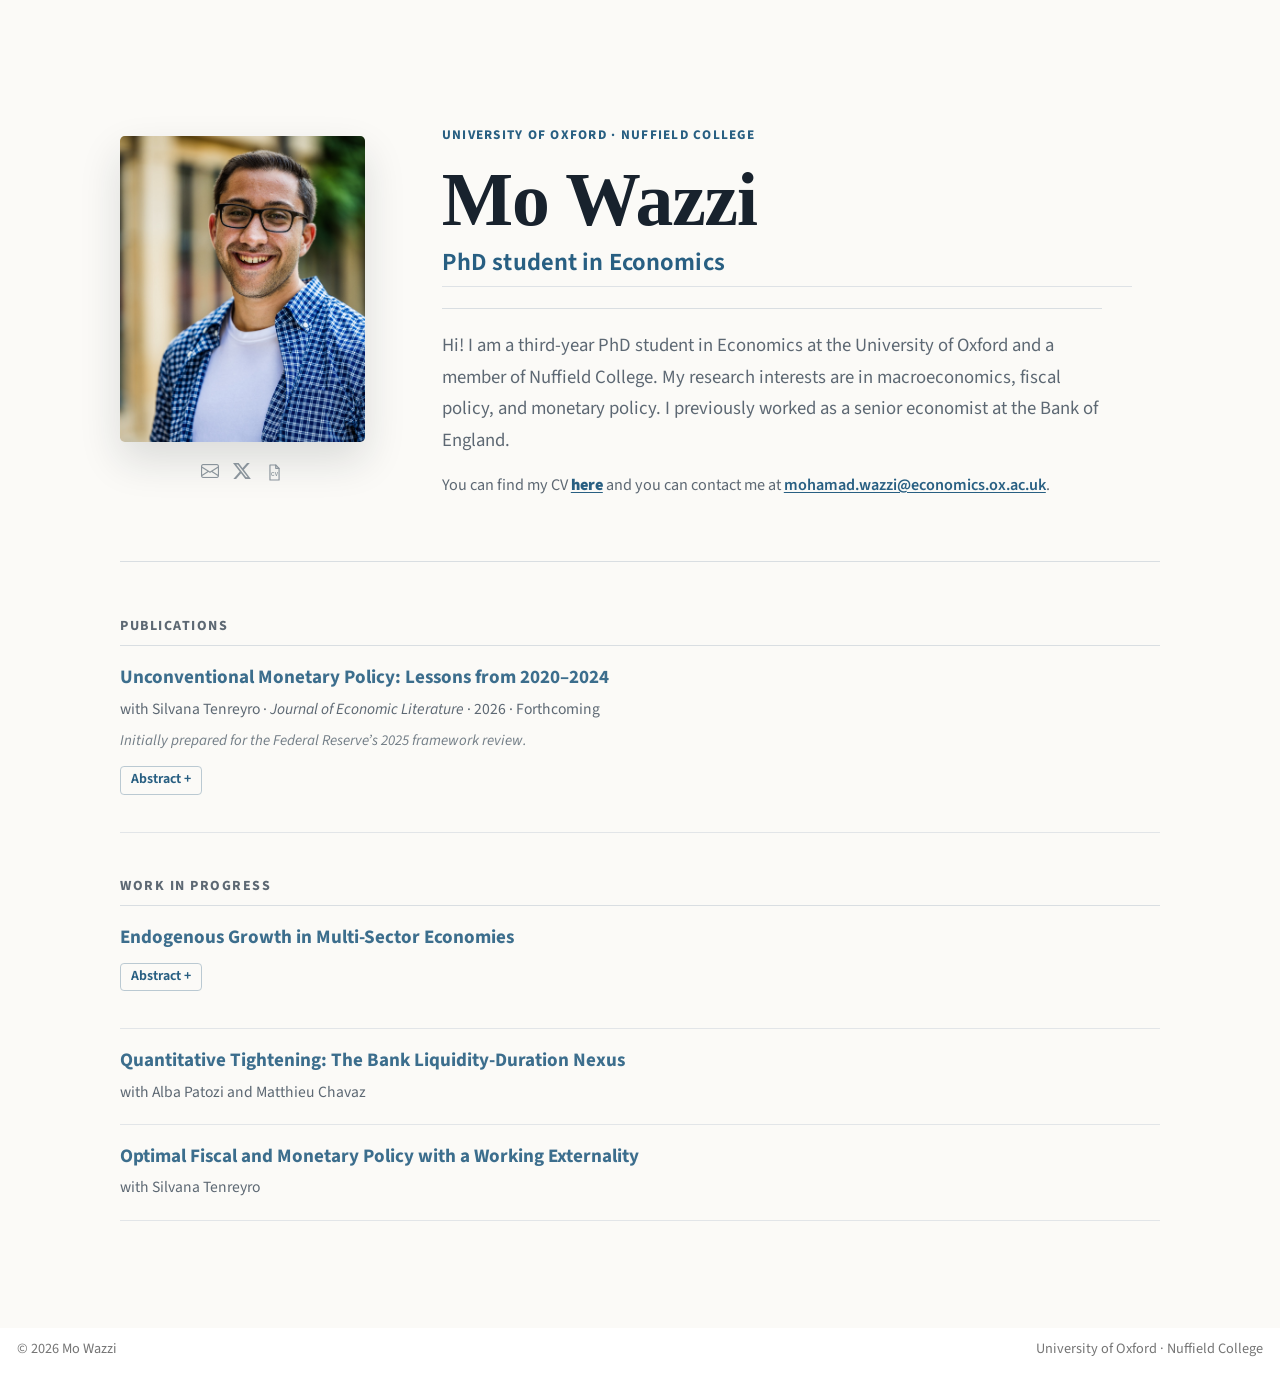
<file: index.html>
<!DOCTYPE html>
<html xmlns="http://www.w3.org/1999/xhtml" lang="en" xml:lang="en"><head>

<meta charset="utf-8">
<meta name="generator" content="quarto-1.10.20">

<meta name="viewport" content="width=device-width, initial-scale=1.0, user-scalable=yes">


<title>Mo Wazzi</title>
<style>
/* Default styles provided by pandoc.
** See https://pandoc.org/MANUAL.html#variables-for-html for config info.
*/
span.smallcaps{font-variant: small-caps;}
div.columns{display: flex; gap: 1.5em;}
div.column{flex: auto;}
@media screen {
div.columns{gap: min(4vw, 1.5em);}
div.column{overflow-x: auto;}
}
div.hanging-indent{margin-left: 1.5em; text-indent: -1.5em;}
ul.task-list{list-style: none;}
ul.task-list li input[type="checkbox"] {
  width: 0.8em;
  margin: 0 0.8em 0.2em -1em; /* quarto-specific, see https://github.com/quarto-dev/quarto-cli/issues/4556 */ 
  vertical-align: middle;
}
</style>


<script src="site_libs/quarto-nav/quarto-nav.js"></script>
<script src="site_libs/clipboard/clipboard.min.js"></script>
<script src="site_libs/quarto-search/autocomplete.umd.js"></script>
<script src="site_libs/quarto-search/fuse.min.js"></script>
<script src="site_libs/quarto-search/quarto-search.js"></script>
<meta name="quarto:offset" content="./">
<script src="site_libs/quarto-html/quarto.js" type="module"></script>
<script src="site_libs/quarto-html/tabsets/tabsets.js" type="module"></script>
<script src="site_libs/quarto-html/popper.min.js"></script>
<script src="site_libs/quarto-html/tippy.umd.min.js"></script>
<script src="site_libs/quarto-html/anchor.min.js"></script>
<link href="site_libs/quarto-html/tippy.css" rel="stylesheet">
<link href="site_libs/quarto-html/quarto-syntax-highlighting-17888a1159294d3eb470f19f6f52f5a5.css" rel="stylesheet" id="quarto-text-highlighting-styles">
<script src="site_libs/bootstrap/bootstrap.min.js"></script>
<link href="site_libs/bootstrap/bootstrap-icons.css" rel="stylesheet">
<link href="site_libs/bootstrap/bootstrap-a14d652b86e00f03abd5043129e363d4.min.css" rel="stylesheet" append-hash="true" id="quarto-bootstrap" data-mode="light">
<script id="quarto-search-options" type="application/json">{
  "location": "sidebar",
  "copy-button": false,
  "collapse-after": 3,
  "panel-placement": "start",
  "type": "textbox",
  "limit": 50,
  "keyboard-shortcut": [
    "f",
    "/",
    "s"
  ],
  "show-item-context": false,
  "language": {
    "search-no-results-text": "No results",
    "search-matching-documents-text": "matching documents",
    "search-copy-link-title": "Copy link to search",
    "search-hide-matches-text": "Hide additional matches",
    "search-more-match-text": "more match in this document",
    "search-more-matches-text": "more matches in this document",
    "search-clear-button-title": "Clear",
    "search-text-placeholder": "",
    "search-detached-cancel-button-title": "Cancel",
    "search-submit-button-title": "Submit",
    "search-label": "Search"
  }
}</script>
<meta name="description" content="Mo Wazzi is a PhD student in Economics at the University of Oxford and Nuffield College. His research interests are macroeconomics, fiscal policy, and monetary policy.">
<link rel="canonical" href="https://mowazzi.github.io/">

<meta property="og:type" content="profile">
<meta property="og:site_name" content="Mo Wazzi">
<meta property="og:title" content="Mo Wazzi">
<meta property="og:description" content="Mo Wazzi is a PhD student in Economics at the University of Oxford and Nuffield College.">
<meta property="og:url" content="https://mowazzi.github.io/">
<meta property="og:image" content="https://mowazzi.github.io/images/mo-wazzi.jpg">

<meta name="twitter:card" content="summary">
<meta name="twitter:creator" content="@mo_wazzi">
<meta name="twitter:title" content="Mo Wazzi">
<meta name="twitter:description" content="Mo Wazzi is a PhD student in Economics at the University of Oxford and Nuffield College.">
<meta name="twitter:image" content="https://mowazzi.github.io/images/mo-wazzi.jpg">

<script type="application/ld+json">
{
  "@context": "https://schema.org",
  "@graph": [
    {
      "@type": "WebSite",
      "@id": "https://mowazzi.github.io/#website",
      "url": "https://mowazzi.github.io/",
      "name": "Mo Wazzi",
      "description": "Academic website of Mo Wazzi, a PhD student in Economics at the University of Oxford and Nuffield College."
    },
    {
      "@type": "Person",
      "@id": "https://mowazzi.github.io/#person",
      "name": "Mo Wazzi",
      "url": "https://mowazzi.github.io/",
      "image": "https://mowazzi.github.io/images/mo-wazzi.jpg",
      "jobTitle": "PhD Student in Economics",
      "affiliation": [
        {
          "@type": "CollegeOrUniversity",
          "name": "University of Oxford",
          "url": "https://www.ox.ac.uk/"
        },
        {
          "@type": "CollegeOrUniversity",
          "name": "Nuffield College",
          "url": "https://www.nuffield.ox.ac.uk/"
        }
      ],
      "sameAs": [
        "https://www.nuffield.ox.ac.uk/people/profiles/mo-wazzi/",
        "https://x.com/mo_wazzi"
      ],
      "knowsAbout": [
        "Macroeconomics",
        "Fiscal policy",
        "Monetary policy"
      ]
    }
  ]
}
</script>


<link rel="stylesheet" href="styles.css">
</head>

<body class="quarto-light">

<div id="quarto-search-results"></div>
<!-- content -->
<div id="quarto-content" class="quarto-container page-columns page-rows-contents page-layout-full">
<!-- sidebar -->
<!-- margin-sidebar -->
    
<!-- main -->
<main class="content column-page" id="quarto-document-content"><header id="title-block-header" class="quarto-title-block"></header>




<div class="profile-shell">
<div class="profile-card">
<p><img src="images/mo-wazzi.jpg" class="img-fluid" alt="Portrait of Mo Wazzi"></p>
<nav class="profile-links" aria-label="Profile links">
<a href="mailto:mohamad.wazzi@economics.ox.ac.uk" aria-label="Email Mo Wazzi" title="Email"> <i class="bi bi-envelope" aria-hidden="true"></i> </a> <a href="https://x.com/mo_wazzi" aria-label="Mo Wazzi on X" title="X"> <i class="bi bi-twitter-x" aria-hidden="true"></i> </a> <a href="cv/mo-wazzi-cv.pdf" target="_blank" rel="noopener" aria-label="View Mo Wazzi's CV" title="CV"> <svg class="cv-page-icon" viewbox="0 0 24 24" aria-hidden="true" focusable="false"> <path d="M6.25 2.5h7.25l4.25 4.25V21.5H6.25z"></path> <path d="M13.5 2.5v4.25h4.25"></path> <text x="12" y="16.75" text-anchor="middle">CV</text> </svg> </a>
</nav>
</div>
<div class="profile-copy">
<p class="eyebrow">
University of Oxford · Nuffield College
</p>
<section id="mo-wazzi" class="level1">
<h1>Mo Wazzi</h1>
<section id="phd-student-in-economics" class="level2">
<h2 class="anchored" data-anchor-id="phd-student-in-economics">PhD student in Economics</h2>
<p class="bio">
Hi! I am a third-year PhD student in Economics at the University of Oxford and a member of Nuffield College. My research interests are in macroeconomics, fiscal policy, and monetary policy. I previously worked as a senior economist at the Bank of England.
</p>
<p class="contact-line">
You can find my CV <a href="cv/mo-wazzi-cv.pdf" target="_blank" rel="noopener"><strong>here</strong></a> and you can contact me at <a href="mailto:mohamad.wazzi@economics.ox.ac.uk">mohamad.wazzi@economics.ox.ac.uk</a>.
</p>
</section>
</section>
</div>
</div>
<div id="research" class="research-section">
<section id="publications" class="level2">
<h2 class="anchored" data-anchor-id="publications">Publications</h2>
<section id="unconventional-monetary-policy-lessons-from-20202024" class="level3 paper-item">
<h3 class="anchored" data-anchor-id="unconventional-monetary-policy-lessons-from-20202024">Unconventional Monetary Policy: Lessons from 2020–2024</h3>
<p class="paper-meta">
with Silvana Tenreyro · <em>Journal of Economic Literature</em> · 2026 · Forthcoming
</p>
<p class="paper-note">
<em>Initially prepared for the Federal Reserve’s 2025 framework review.</em>
</p>
<details class="paper-abstract">
<summary>
Abstract
</summary>
<p>
The 2020–2024 period placed unconventional monetary policy tools at the centre of policy. Forward guidance and large-scale asset purchases were deployed forcefully and were then confronted by a rapid recovery and a sharp inflation surge. This paper synthesises the literature through that episode, focusing on the Federal Reserve. We revisit the background literature on forward guidance and asset purchases, focusing on issues that became central after 2020: state dependence, transmission under stress, and the design challenges that arise when conditions change unexpectedly. The episode yielded new transmission evidence—especially on asset purchases—but its main lessons concern policy design. The Fed’s 2020 policy package embedded too little flexibility once the outlook shifted, though likely with modest effects on inflation itself. More generally, unconventional policy faces a commitment–flexibility trade-off, suggesting that guidance conditions and purchase programmes should be stress tested across alternative states of the world before deployment.
</p>
</details>
</section>
</section>
<section id="work-in-progress" class="level2">
<h2 class="anchored" data-anchor-id="work-in-progress">Work in progress</h2>
<section id="endogenous-growth-in-multi-sector-economies" class="level3 paper-item">
<h3 class="anchored" data-anchor-id="endogenous-growth-in-multi-sector-economies">Endogenous Growth in Multi-Sector Economies</h3>
<details class="paper-abstract">
<summary>
Abstract
</summary>
<p>
This paper studies how sectoral heterogeneity shapes the medium-run effects of aggregate demand shocks when productivity growth is endogenous. I develop a multi-sector model in which weak demand reduces sectoral R&amp;D, lowers future productivity growth, and generates endogenous persistence. Aggregate persistence is stronger when demand is concentrated in sectors whose future productivity growth is more sensitive to current economic activity, and it is amplified by production linkages. The framework implies that optimal stabilisation policy should depend on sectors’ importance for future productive capacity, not only on nominal rigidities and network position. Firm- and sector-level empirical evidence provides suggestive support for these mechanisms in U.S. data.
</p>
</details>
</section>
<section id="quantitative-tightening-the-bank-liquidity-duration-nexus" class="level3 paper-item">
<h3 class="anchored" data-anchor-id="quantitative-tightening-the-bank-liquidity-duration-nexus">Quantitative Tightening: The Bank Liquidity-Duration Nexus</h3>
<p class="paper-meta">
with Alba Patozi and Matthieu Chavaz
</p>
</section>
<section id="optimal-fiscal-and-monetary-policy-with-a-working-externality" class="level3 paper-item">
<h3 class="anchored" data-anchor-id="optimal-fiscal-and-monetary-policy-with-a-working-externality">Optimal Fiscal and Monetary Policy with a Working Externality</h3>
<p class="paper-meta">
with Silvana Tenreyro
</p>
</section>
</section>
</div>



</main> <!-- /main -->
<script id="quarto-html-after-body" type="application/javascript">
  window.document.addEventListener("DOMContentLoaded", function (event) {
    const icon = "";
    const anchorJS = new window.AnchorJS();
    anchorJS.options = {
      placement: 'right',
      icon: icon
    };
    anchorJS.add('.anchored');
    const isCodeAnnotation = (el) => {
      for (const clz of el.classList) {
        if (clz.startsWith('code-annotation-')) {                     
          return true;
        }
      }
      return false;
    }
    const onCopySuccess = function(e) {
      // button target
      const button = e.trigger;
      // don't keep focus
      button.blur();
      // flash "checked"
      button.classList.add('code-copy-button-checked');
      var currentTitle = button.getAttribute("title");
      button.setAttribute("title", "Copied!");
      let tooltip;
      if (window.bootstrap) {
        button.setAttribute("data-bs-toggle", "tooltip");
        button.setAttribute("data-bs-placement", "left");
        button.setAttribute("data-bs-title", "Copied!");
        tooltip = new bootstrap.Tooltip(button, 
          { trigger: "manual", 
            customClass: "code-copy-button-tooltip",
            offset: [0, -8]});
        tooltip.show();    
      }
      setTimeout(function() {
        if (tooltip) {
          tooltip.hide();
          button.removeAttribute("data-bs-title");
          button.removeAttribute("data-bs-toggle");
          button.removeAttribute("data-bs-placement");
        }
        button.setAttribute("title", currentTitle);
        button.classList.remove('code-copy-button-checked');
      }, 1000);
      // clear code selection
      e.clearSelection();
    }
    const getTextToCopy = function(trigger) {
      const outerScaffold = trigger.parentElement.cloneNode(true);
      const codeEl = outerScaffold.querySelector('code');
      for (const childEl of codeEl.children) {
        if (isCodeAnnotation(childEl)) {
          childEl.remove();
        }
      }
      return codeEl.innerText;
    }
    const clipboard = new window.ClipboardJS('.code-copy-button:not([data-in-quarto-modal])', {
      text: getTextToCopy
    });
    clipboard.on('success', onCopySuccess);
    if (window.document.getElementById('quarto-embedded-source-code-modal')) {
      const clipboardModal = new window.ClipboardJS('.code-copy-button[data-in-quarto-modal]', {
        text: getTextToCopy,
        container: window.document.getElementById('quarto-embedded-source-code-modal')
      });
      clipboardModal.on('success', onCopySuccess);
    }
      var localhostRegex = new RegExp(/^(?:http|https):\/\/localhost\:?[0-9]*\//);
      var mailtoRegex = new RegExp(/^mailto:/);
        var filterRegex = new RegExp("https:\/\/mowazzi\.github\.io");
      var isInternal = (href) => {
          return filterRegex.test(href) || localhostRegex.test(href) || mailtoRegex.test(href);
      }
      // Inspect non-navigation links and adorn them if external
     var links = window.document.querySelectorAll('a[href]:not(.nav-link):not(.navbar-brand):not(.toc-action):not(.sidebar-link):not(.sidebar-item-toggle):not(.pagination-link):not(.no-external):not([aria-hidden]):not(.dropdown-item):not(.quarto-navigation-tool):not(.about-link)');
      for (var i=0; i<links.length; i++) {
        const link = links[i];
        if (!isInternal(link.href)) {
          // undo the damage that might have been done by quarto-nav.js in the case of
          // links that we want to consider external
          if (link.dataset.originalHref !== undefined) {
            link.href = link.dataset.originalHref;
          }
            // target, if specified
            link.setAttribute("target", "_blank");
            if (link.getAttribute("rel") === null) {
              link.setAttribute("rel", "noopener");
            }
        }
      }
    function tippyHover(el, contentFn, onTriggerFn, onUntriggerFn) {
      const config = {
        allowHTML: true,
        maxWidth: 500,
        delay: 100,
        arrow: false,
        appendTo: function(el) {
            return el.parentElement;
        },
        interactive: true,
        interactiveBorder: 10,
        theme: 'quarto',
        placement: 'bottom-start',
      };
      if (contentFn) {
        config.content = contentFn;
      }
      if (onTriggerFn) {
        config.onTrigger = onTriggerFn;
      }
      if (onUntriggerFn) {
        config.onUntrigger = onUntriggerFn;
      }
      window.tippy(el, config); 
    }
    const noterefs = window.document.querySelectorAll('a[role="doc-noteref"]');
    for (var i=0; i<noterefs.length; i++) {
      const ref = noterefs[i];
      tippyHover(ref, function() {
        // use id or data attribute instead here
        let href = ref.getAttribute('data-footnote-href') || ref.getAttribute('href');
        try { href = new URL(href).hash; } catch {}
        const id = href.replace(/^#\/?/, "");
        const note = window.document.getElementById(id);
        if (note) {
          return note.innerHTML;
        } else {
          return "";
        }
      });
    }
    const xrefs = window.document.querySelectorAll('a.quarto-xref');
    const processXRef = (id, note) => {
      // Strip column container classes
      const stripColumnClz = (el) => {
        el.classList.remove("page-full", "page-columns");
        if (el.children) {
          for (const child of el.children) {
            stripColumnClz(child);
          }
        }
      }
      stripColumnClz(note)
      if (id === null || id.startsWith('sec-')) {
        // Special case sections, only their first couple elements
        const container = document.createElement("div");
        if (note.children && note.children.length > 2) {
          container.appendChild(note.children[0].cloneNode(true));
          for (let i = 1; i < note.children.length; i++) {
            const child = note.children[i];
            if (child.tagName === "P" && child.innerText === "") {
              continue;
            } else {
              container.appendChild(child.cloneNode(true));
              break;
            }
          }
          if (window.Quarto?.typesetMath) {
            window.Quarto.typesetMath(container);
          }
          return container.innerHTML
        } else {
          if (window.Quarto?.typesetMath) {
            window.Quarto.typesetMath(note);
          }
          return note.innerHTML;
        }
      } else {
        // Remove any anchor links if they are present
        const anchorLink = note.querySelector('a.anchorjs-link');
        if (anchorLink) {
          anchorLink.remove();
        }
        if (window.Quarto?.typesetMath) {
          window.Quarto.typesetMath(note);
        }
        if (note.classList.contains("callout")) {
          return note.outerHTML;
        } else {
          return note.innerHTML;
        }
      }
    }
    for (var i=0; i<xrefs.length; i++) {
      const xref = xrefs[i];
      tippyHover(xref, undefined, function(instance) {
        instance.disable();
        let url = xref.getAttribute('href');
        let hash = undefined; 
        if (url.startsWith('#')) {
          hash = url;
        } else {
          try { hash = new URL(url).hash; } catch {}
        }
        if (hash) {
          const id = hash.replace(/^#\/?/, "");
          const note = window.document.getElementById(id);
          if (note !== null) {
            try {
              const html = processXRef(id, note.cloneNode(true));
              instance.setContent(html);
            } finally {
              instance.enable();
              instance.show();
            }
          } else {
            // See if we can fetch this
            fetch(url.split('#')[0])
            .then(res => res.text())
            .then(html => {
              const parser = new DOMParser();
              const htmlDoc = parser.parseFromString(html, "text/html");
              const note = htmlDoc.getElementById(id);
              if (note !== null) {
                const html = processXRef(id, note);
                instance.setContent(html);
              } 
            }).finally(() => {
              instance.enable();
              instance.show();
            });
          }
        } else {
          // See if we can fetch a full url (with no hash to target)
          // This is a special case and we should probably do some content thinning / targeting
          fetch(url)
          .then(res => res.text())
          .then(html => {
            const parser = new DOMParser();
            const htmlDoc = parser.parseFromString(html, "text/html");
            const note = htmlDoc.querySelector('main.content');
            if (note !== null) {
              // This should only happen for chapter cross references
              // (since there is no id in the URL)
              // remove the first header
              if (note.children.length > 0 && note.children[0].tagName === "HEADER") {
                note.children[0].remove();
              }
              const html = processXRef(null, note);
              instance.setContent(html);
            } 
          }).finally(() => {
            instance.enable();
            instance.show();
          });
        }
      }, function(instance) {
      });
    }
        let selectedAnnoteEl;
        const selectorForAnnotation = ( cell, annotation) => {
          let cellAttr = 'data-code-cell="' + cell + '"';
          let lineAttr = 'data-code-annotation="' +  annotation + '"';
          const selector = 'span[' + cellAttr + '][' + lineAttr + ']';
          return selector;
        }
        const selectCodeLines = (annoteEl) => {
          const doc = window.document;
          const targetCell = annoteEl.getAttribute("data-target-cell");
          const targetAnnotation = annoteEl.getAttribute("data-target-annotation");
          const annoteSpan = window.document.querySelector(selectorForAnnotation(targetCell, targetAnnotation));
          const lines = annoteSpan.getAttribute("data-code-lines").split(",");
          const lineIds = lines.map((line) => {
            return targetCell + "-" + line;
          })
          let top = null;
          let height = null;
          let parent = null;
          if (lineIds.length > 0) {
              //compute the position of the single el (top and bottom and make a div)
              const el = window.document.getElementById(lineIds[0]);
              top = el.offsetTop;
              height = el.offsetHeight;
              parent = el.parentElement.parentElement;
            if (lineIds.length > 1) {
              const lastEl = window.document.getElementById(lineIds[lineIds.length - 1]);
              const bottom = lastEl.offsetTop + lastEl.offsetHeight;
              height = bottom - top;
            }
            if (top !== null && height !== null && parent !== null) {
              // cook up a div (if necessary) and position it 
              let div = window.document.getElementById("code-annotation-line-highlight");
              if (div === null) {
                div = window.document.createElement("div");
                div.setAttribute("id", "code-annotation-line-highlight");
                div.style.position = 'absolute';
                parent.appendChild(div);
              }
              div.style.top = top - 2 + "px";
              div.style.height = height + 4 + "px";
              div.style.left = 0;
              let gutterDiv = window.document.getElementById("code-annotation-line-highlight-gutter");
              if (gutterDiv === null) {
                gutterDiv = window.document.createElement("div");
                gutterDiv.setAttribute("id", "code-annotation-line-highlight-gutter");
                gutterDiv.style.position = 'absolute';
                const codeCell = window.document.getElementById(targetCell);
                const gutter = codeCell.querySelector('.code-annotation-gutter');
                gutter.appendChild(gutterDiv);
              }
              gutterDiv.style.top = top - 2 + "px";
              gutterDiv.style.height = height + 4 + "px";
            }
            selectedAnnoteEl = annoteEl;
          }
        };
        const unselectCodeLines = () => {
          const elementsIds = ["code-annotation-line-highlight", "code-annotation-line-highlight-gutter"];
          elementsIds.forEach((elId) => {
            const div = window.document.getElementById(elId);
            if (div) {
              div.remove();
            }
          });
          selectedAnnoteEl = undefined;
        };
          // Handle positioning of the toggle
      window.addEventListener(
        "resize",
        throttle(() => {
          elRect = undefined;
          if (selectedAnnoteEl) {
            selectCodeLines(selectedAnnoteEl);
          }
        }, 10)
      );
      function throttle(fn, ms) {
      let throttle = false;
      let timer;
        return (...args) => {
          if(!throttle) { // first call gets through
              fn.apply(this, args);
              throttle = true;
          } else { // all the others get throttled
              if(timer) clearTimeout(timer); // cancel #2
              timer = setTimeout(() => {
                fn.apply(this, args);
                timer = throttle = false;
              }, ms);
          }
        };
      }
        // Attach click handler to the DT
        const annoteDls = window.document.querySelectorAll('dt[data-target-cell]');
        for (const annoteDlNode of annoteDls) {
          annoteDlNode.addEventListener('click', (event) => {
            const clickedEl = event.target;
            if (clickedEl !== selectedAnnoteEl) {
              unselectCodeLines();
              const activeEl = window.document.querySelector('dt[data-target-cell].code-annotation-active');
              if (activeEl) {
                activeEl.classList.remove('code-annotation-active');
              }
              selectCodeLines(clickedEl);
              clickedEl.classList.add('code-annotation-active');
            } else {
              // Unselect the line
              unselectCodeLines();
              clickedEl.classList.remove('code-annotation-active');
            }
          });
        }
    const findCites = (el) => {
      const parentEl = el.parentElement;
      if (parentEl) {
        const cites = parentEl.dataset.cites;
        if (cites) {
          return {
            el,
            cites: cites.split(' ')
          };
        } else {
          return findCites(el.parentElement)
        }
      } else {
        return undefined;
      }
    };
    var bibliorefs = window.document.querySelectorAll('a[role="doc-biblioref"]');
    for (var i=0; i<bibliorefs.length; i++) {
      const ref = bibliorefs[i];
      const citeInfo = findCites(ref);
      if (citeInfo) {
        tippyHover(citeInfo.el, function() {
          var popup = window.document.createElement('div');
          citeInfo.cites.forEach(function(cite) {
            var citeDiv = window.document.createElement('div');
            citeDiv.classList.add('hanging-indent');
            citeDiv.classList.add('csl-entry');
            var biblioDiv = window.document.getElementById('ref-' + cite);
            if (biblioDiv) {
              citeDiv.innerHTML = biblioDiv.innerHTML;
            }
            popup.appendChild(citeDiv);
          });
          return popup.innerHTML;
        });
      }
    }
  });
  </script>
</div> <!-- /content -->
<footer class="footer">
  <div class="nav-footer">
    <div class="nav-footer-left">
<p>© 2026 Mo Wazzi</p>
</div>   
    <div class="nav-footer-center">
      &nbsp;
    </div>
    <div class="nav-footer-right">
<p>University of Oxford · Nuffield College</p>
</div>
  </div>
</footer>




</body></html>
</file>
<file: site_libs/quarto-html/tippy.css>
.tippy-box[data-animation=fade][data-state=hidden]{opacity:0}[data-tippy-root]{max-width:calc(100vw - 10px)}.tippy-box{position:relative;background-color:#333;color:#fff;border-radius:4px;font-size:14px;line-height:1.4;white-space:normal;outline:0;transition-property:transform,visibility,opacity}.tippy-box[data-placement^=top]>.tippy-arrow{bottom:0}.tippy-box[data-placement^=top]>.tippy-arrow:before{bottom:-7px;left:0;border-width:8px 8px 0;border-top-color:initial;transform-origin:center top}.tippy-box[data-placement^=bottom]>.tippy-arrow{top:0}.tippy-box[data-placement^=bottom]>.tippy-arrow:before{top:-7px;left:0;border-width:0 8px 8px;border-bottom-color:initial;transform-origin:center bottom}.tippy-box[data-placement^=left]>.tippy-arrow{right:0}.tippy-box[data-placement^=left]>.tippy-arrow:before{border-width:8px 0 8px 8px;border-left-color:initial;right:-7px;transform-origin:center left}.tippy-box[data-placement^=right]>.tippy-arrow{left:0}.tippy-box[data-placement^=right]>.tippy-arrow:before{left:-7px;border-width:8px 8px 8px 0;border-right-color:initial;transform-origin:center right}.tippy-box[data-inertia][data-state=visible]{transition-timing-function:cubic-bezier(.54,1.5,.38,1.11)}.tippy-arrow{width:16px;height:16px;color:#333}.tippy-arrow:before{content:"";position:absolute;border-color:transparent;border-style:solid}.tippy-content{position:relative;padding:5px 9px;z-index:1}
</file>
<file: site_libs/quarto-html/quarto-syntax-highlighting-17888a1159294d3eb470f19f6f52f5a5.css>
/* quarto syntax highlight colors */
:root {
  --quarto-hl-ot-color: #003B4F;
  --quarto-hl-at-color: #657422;
  --quarto-hl-ss-color: #20794D;
  --quarto-hl-an-color: #5E5E5E;
  --quarto-hl-fu-color: #4758AB;
  --quarto-hl-st-color: #20794D;
  --quarto-hl-cf-color: #003B4F;
  --quarto-hl-op-color: #5E5E5E;
  --quarto-hl-er-color: #AD0000;
  --quarto-hl-bn-color: #AD0000;
  --quarto-hl-al-color: #AD0000;
  --quarto-hl-va-color: #111111;
  --quarto-hl-bu-color: inherit;
  --quarto-hl-ex-color: inherit;
  --quarto-hl-pp-color: #AD0000;
  --quarto-hl-in-color: #5E5E5E;
  --quarto-hl-vs-color: #20794D;
  --quarto-hl-wa-color: #5E5E5E;
  --quarto-hl-do-color: #5E5E5E;
  --quarto-hl-im-color: #00769E;
  --quarto-hl-ch-color: #20794D;
  --quarto-hl-dt-color: #AD0000;
  --quarto-hl-fl-color: #AD0000;
  --quarto-hl-co-color: #5E5E5E;
  --quarto-hl-cv-color: #5E5E5E;
  --quarto-hl-cn-color: #8f5902;
  --quarto-hl-sc-color: #5E5E5E;
  --quarto-hl-dv-color: #AD0000;
  --quarto-hl-kw-color: #003B4F;
}

/* other quarto variables */
:root {
  --quarto-font-monospace: SFMono-Regular, Menlo, Monaco, Consolas, "Liberation Mono", "Courier New", monospace;
}

/* syntax highlight based on Pandoc's rules */
pre > code.sourceCode > span {
  color: #003B4F;
}

code.sourceCode > span {
  color: #003B4F;
}

div.sourceCode,
div.sourceCode pre.sourceCode {
  color: #003B4F;
}

/* Normal */
code span {
  color: #003B4F;
}

/* Alert */
code span.al {
  color: #AD0000;
  font-style: inherit;
}

/* Annotation */
code span.an {
  color: #5E5E5E;
  font-style: inherit;
}

/* Attribute */
code span.at {
  color: #657422;
  font-style: inherit;
}

/* BaseN */
code span.bn {
  color: #AD0000;
  font-style: inherit;
}

/* BuiltIn */
code span.bu {
  font-style: inherit;
}

/* ControlFlow */
code span.cf {
  color: #003B4F;
  font-weight: bold;
  font-style: inherit;
}

/* Char */
code span.ch {
  color: #20794D;
  font-style: inherit;
}

/* Constant */
code span.cn {
  color: #8f5902;
  font-style: inherit;
}

/* Comment */
code span.co {
  color: #5E5E5E;
  font-style: inherit;
}

/* CommentVar */
code span.cv {
  color: #5E5E5E;
  font-style: italic;
}

/* Documentation */
code span.do {
  color: #5E5E5E;
  font-style: italic;
}

/* DataType */
code span.dt {
  color: #AD0000;
  font-style: inherit;
}

/* DecVal */
code span.dv {
  color: #AD0000;
  font-style: inherit;
}

/* Error */
code span.er {
  color: #AD0000;
  font-style: inherit;
}

/* Extension */
code span.ex {
  font-style: inherit;
}

/* Float */
code span.fl {
  color: #AD0000;
  font-style: inherit;
}

/* Function */
code span.fu {
  color: #4758AB;
  font-style: inherit;
}

/* Import */
code span.im {
  color: #00769E;
  font-style: inherit;
}

/* Information */
code span.in {
  color: #5E5E5E;
  font-style: inherit;
}

/* Keyword */
code span.kw {
  color: #003B4F;
  font-weight: bold;
  font-style: inherit;
}

/* Operator */
code span.op {
  color: #5E5E5E;
  font-style: inherit;
}

/* Other */
code span.ot {
  color: #003B4F;
  font-style: inherit;
}

/* Preprocessor */
code span.pp {
  color: #AD0000;
  font-style: inherit;
}

/* SpecialChar */
code span.sc {
  color: #5E5E5E;
  font-style: inherit;
}

/* SpecialString */
code span.ss {
  color: #20794D;
  font-style: inherit;
}

/* String */
code span.st {
  color: #20794D;
  font-style: inherit;
}

/* Variable */
code span.va {
  color: #111111;
  font-style: inherit;
}

/* VerbatimString */
code span.vs {
  color: #20794D;
  font-style: inherit;
}

/* Warning */
code span.wa {
  color: #5E5E5E;
  font-style: italic;
}

.prevent-inlining {
  content: "</";
}

/*# sourceMappingURL=fadfc755eec066e9e3d699cf819c3e33.css.map */
</file>
<file: styles.css>
:root {
  --ink: #18222d;
  --muted: #5d6873;
  --accent: #285f82;
  --accent-dark: #183f5b;
  --paper: #fbfaf7;
  --line: #d9dee2;
  --soft-blue: #eef4f7;
}

body {
  color: var(--ink);
  background: var(--paper);
  font-size: 1.02rem;
  line-height: 1.68;
}

main.content {
  padding-top: 0;
}

h1,
h2,
h3 {
  color: var(--ink);
  font-family: Georgia, "Times New Roman", serif;
  font-weight: 600;
  letter-spacing: -0.015em;
}

a {
  color: var(--accent);
}

a:hover,
a:focus {
  color: var(--accent-dark);
}

.profile-shell,
.research-section {
  margin-left: auto;
  margin-right: auto;
  max-width: 1040px;
}

.profile-shell {
  align-items: center;
  display: grid;
  gap: clamp(2.5rem, 6vw, 5.75rem);
  grid-template-columns: 245px minmax(0, 1fr);
  padding: 4.5rem 0 3.75rem;
}

.profile-card {
  width: 245px;
}

.profile-card figure {
  margin: 0;
}

.profile-card img {
  aspect-ratio: 4 / 5;
  border-radius: 0.28rem;
  box-shadow: 0 18px 42px rgba(24, 34, 45, 0.14);
  display: block;
  object-fit: cover;
  object-position: 50% 25%;
  width: 100%;
}

.profile-links {
  align-items: center;
  display: flex;
  gap: 0.42rem;
  justify-content: center;
  margin-top: 0.8rem;
}

.profile-links a {
  align-items: center;
  display: inline-flex;
  justify-content: center;
  line-height: 1;
  padding: 0.2rem;
  text-decoration: none;
}

.profile-links a {
  color: #74808a;
  opacity: 0.82;
  transition: color 140ms ease, opacity 140ms ease;
}

.profile-links a:hover,
.profile-links a:focus {
  color: var(--accent);
  opacity: 1;
}

.profile-links i {
  font-size: 1.05rem;
}

.cv-page-icon {
  fill: none;
  height: 1.12rem;
  overflow: visible;
  stroke: currentColor;
  stroke-linecap: round;
  stroke-linejoin: round;
  stroke-width: 1.45;
  width: 1.12rem;
}

.cv-page-icon text {
  fill: currentColor;
  font-family: Arial, Helvetica, sans-serif;
  font-size: 6.2px;
  font-weight: 700;
  letter-spacing: 0.15px;
  stroke: none;
}

.profile-copy {
  max-width: 690px;
}

.eyebrow {
  color: var(--accent);
  font-size: 0.78rem;
  font-weight: 750;
  letter-spacing: 0.095em;
  margin: 0 0 0.9rem;
  text-transform: uppercase;
}

.profile-copy h1 {
  font-size: clamp(3rem, 6vw, 4.45rem);
  line-height: 1.02;
  margin: 0 0 0.55rem;
}

.profile-copy h2 {
  color: var(--accent);
  font-family: inherit;
  font-size: clamp(1.15rem, 2.5vw, 1.45rem);
  font-weight: 650;
  letter-spacing: 0.005em;
  margin: 0 0 1rem;
}

.profile-copy .bio {
  border-top: 1px solid var(--line);
  color: var(--muted);
  font-size: 1.1rem;
  margin: 1.25rem 0 0;
  max-width: 660px;
  padding-top: 1.25rem;
}

.contact-line {
  color: var(--muted);
  font-size: 0.95rem;
  margin: 0.85rem 0 0;
}

.contact-line a {
  font-weight: 600;
  text-decoration-thickness: 0.08em;
  text-underline-offset: 0.14em;
}

.research-section {
  border-top: 1px solid var(--line);
  padding: 3.25rem 0 1.75rem;
}

.research-section .level2 > h2 {
  border-bottom: 1px solid var(--line);
  color: var(--muted);
  font-family: inherit;
  font-size: 0.82rem;
  font-weight: 750;
  letter-spacing: 0.11em;
  margin: 2.65rem 0 0;
  padding-bottom: 0.65rem;
  text-transform: uppercase;
}

.research-section .level2:first-child > h2 {
  margin-top: 0;
}

.paper-item {
  border-bottom: 1px solid rgba(217, 222, 226, 0.72);
  padding: 1.1rem 0 1.15rem;
}

.paper-item h3 {
  color: var(--accent);
  font-family: inherit;
  font-size: 1.12rem;
  font-weight: 700;
  letter-spacing: 0;
  line-height: 1.35;
  margin: 0 0 0.28rem;
}

.paper-meta {
  color: var(--muted);
  font-size: 0.92rem;
  margin: 0;
}

.paper-abstract {
  margin-top: 0.55rem;
}

.paper-abstract summary {
  border: 1px solid #bac9d2;
  border-radius: 0.23rem;
  color: var(--accent);
  cursor: pointer;
  display: inline-block;
  font-size: 0.82rem;
  font-weight: 650;
  line-height: 1;
  list-style: none;
  padding: 0.38rem 0.58rem;
  user-select: none;
}

.paper-abstract summary::-webkit-details-marker {
  display: none;
}

.paper-abstract summary::after {
  content: " +";
}

.paper-abstract[open] summary::after {
  content: " −";
}

.paper-abstract summary:hover,
.paper-abstract summary:focus {
  background: var(--soft-blue);
  border-color: var(--accent);
}

.paper-abstract > p {
  color: var(--muted);
  font-size: 0.96rem;
  margin: 0.9rem 0 0;
  max-width: 900px;
}

.paper-note {
  color: #727d86;
  font-size: 0.88rem;
  margin: 0.38rem 0 0.58rem;
}

.page-footer {
  border-top: 1px solid var(--line);
  color: var(--muted);
  margin-top: 2.75rem;
}

@media (max-width: 760px) {
  .profile-shell {
    align-items: start;
    gap: 2.25rem;
    grid-template-columns: 1fr;
    padding: 2.75rem 0 3rem;
  }

  .profile-card {
    width: min(220px, 72vw);
  }

  .profile-links {
    justify-content: flex-start;
  }

  .profile-copy h1 {
    font-size: clamp(2.8rem, 14vw, 4rem);
  }

  .research-section {
    padding-top: 2.6rem;
  }
}
</file>
